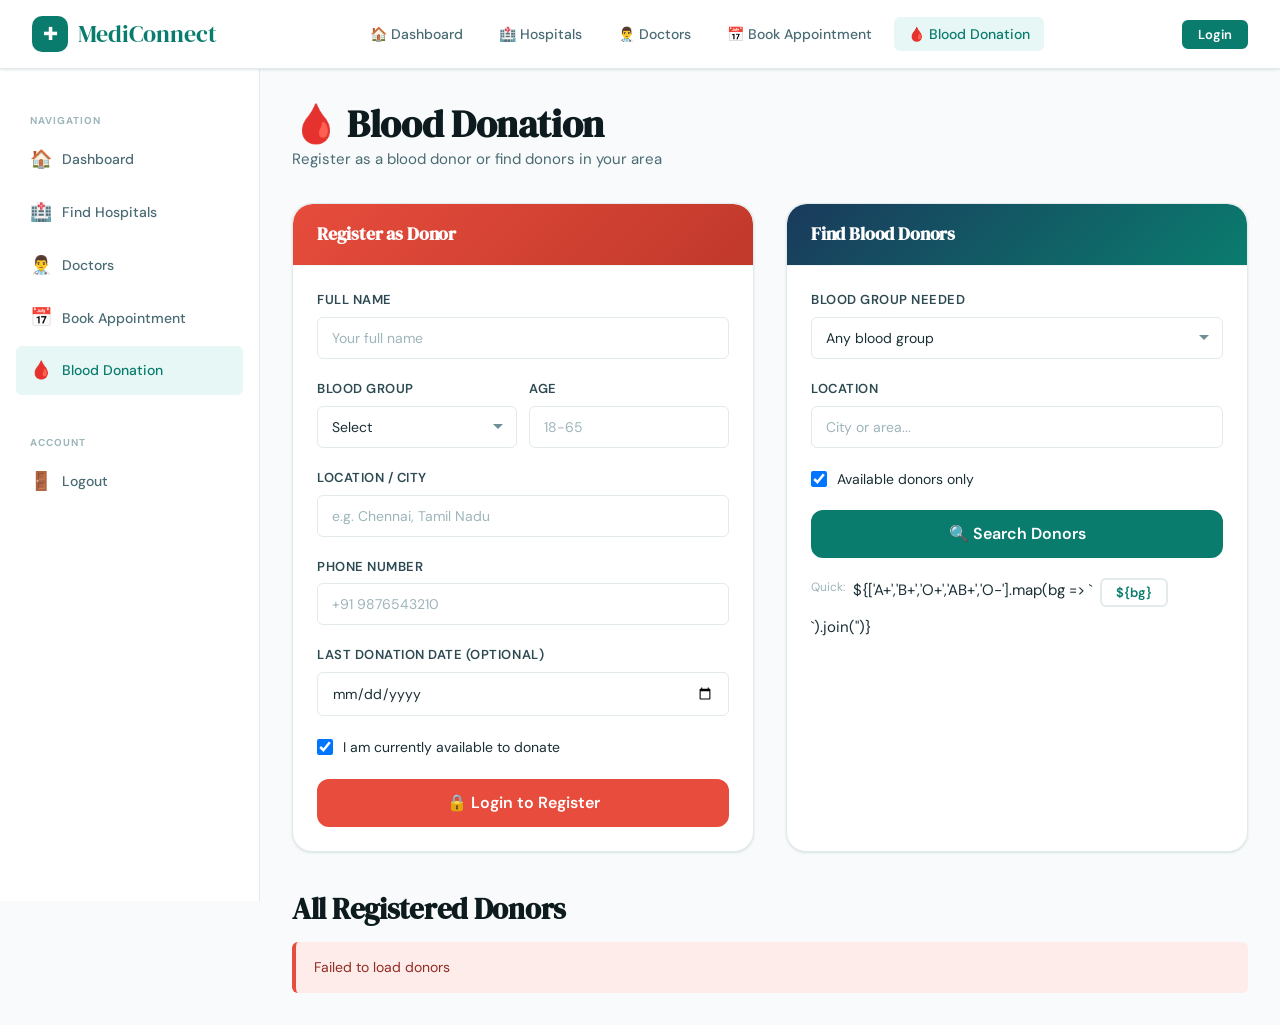
<file: frontend/pages/blood-donation.html>
<!DOCTYPE html>
<html lang="en">
<head>
<meta charset="UTF-8"><meta name="viewport" content="width=device-width, initial-scale=1.0">
<title>Blood Donation — MediConnect</title>
<link rel="stylesheet" href="../css/main.css">
</head>
<body>
<div id="navbar-root"></div>
<div class="dashboard-layout">
  <div id="sidebar-root"></div>
  <main class="main-content page-fade">
    <div style="margin-bottom:32px">
      <h2>🩸 Blood Donation</h2>
      <p>Register as a blood donor or find donors in your area</p>
    </div>

    <div style="display:grid;grid-template-columns:1fr 1fr;gap:32px;margin-bottom:40px" id="top-grid">
      <!-- Register Donor Card -->
      <div class="card">
        <div class="card-header" style="background:linear-gradient(135deg,#e74c3c,#c0392b);color:white;border-radius:20px 20px 0 0">
          <h3 style="color:white;font-size:1.1rem">Register as Donor</h3>
        </div>
        <div class="card-body">
          <div id="donor-error" class="hidden" style="margin-bottom:14px"></div>
          <div class="form-group">
            <label class="form-label">Full Name</label>
            <input type="text" id="donor-name" class="form-control" placeholder="Your full name" required>
          </div>
          <div class="grid-2" style="gap:12px">
            <div class="form-group">
              <label class="form-label">Blood Group</label>
              <select id="donor-blood" class="form-control" required>
                <option value="">Select</option>
                <option>A+</option><option>A-</option><option>B+</option><option>B-</option>
                <option>AB+</option><option>AB-</option><option>O+</option><option>O-</option>
              </select>
            </div>
            <div class="form-group">
              <label class="form-label">Age</label>
              <input type="number" id="donor-age" class="form-control" placeholder="18-65" min="18" max="65">
            </div>
          </div>
          <div class="form-group">
            <label class="form-label">Location / City</label>
            <input type="text" id="donor-location" class="form-control" placeholder="e.g. Chennai, Tamil Nadu" required>
          </div>
          <div class="form-group">
            <label class="form-label">Phone Number</label>
            <input type="tel" id="donor-phone" class="form-control" placeholder="+91 9876543210" required>
          </div>
          <div class="form-group">
            <label class="form-label">Last Donation Date (optional)</label>
            <input type="date" id="donor-last" class="form-control">
          </div>
          <div class="form-group" style="display:flex;align-items:center;gap:10px">
            <input type="checkbox" id="donor-avail" checked style="width:16px;height:16px">
            <label for="donor-avail" style="font-size:14px;cursor:pointer">I am currently available to donate</label>
          </div>
          <button id="register-btn" class="btn btn-danger btn-lg w-full" onclick="registerDonor()">🩸 Register as Donor</button>
        </div>
      </div>

      <!-- Search Donors Card -->
      <div class="card">
        <div class="card-header" style="background:linear-gradient(135deg,var(--secondary),var(--primary));color:white;border-radius:20px 20px 0 0">
          <h3 style="color:white;font-size:1.1rem">Find Blood Donors</h3>
        </div>
        <div class="card-body">
          <div class="form-group">
            <label class="form-label">Blood Group Needed</label>
            <select id="search-blood" class="form-control">
              <option value="">Any blood group</option>
              <option>A+</option><option>A-</option><option>B+</option><option>B-</option>
              <option>AB+</option><option>AB-</option><option>O+</option><option>O-</option>
            </select>
          </div>
          <div class="form-group">
            <label class="form-label">Location</label>
            <input type="text" id="search-location" class="form-control" placeholder="City or area...">
          </div>
          <div class="form-group" style="display:flex;align-items:center;gap:10px">
            <input type="checkbox" id="search-avail" checked style="width:16px;height:16px">
            <label for="search-avail" style="font-size:14px;cursor:pointer">Available donors only</label>
          </div>
          <button class="btn btn-primary btn-lg w-full" onclick="searchDonors()">🔍 Search Donors</button>
          <div style="margin-top:20px">
            <div style="display:flex;flex-wrap:wrap;gap:8px">
              <span style="font-size:12px;color:var(--gray-400)">Quick:</span>
              ${['A+','B+','O+','AB+','O-'].map(bg => `<button class="btn btn-sm btn-secondary" onclick="quickSearch('${bg}')">${bg}</button>`).join('')}
            </div>
          </div>
        </div>
      </div>
    </div>

    <!-- Results -->
    <div id="search-results">
      <h3 style="margin-bottom:16px">All Registered Donors</h3>
      <div id="donors-grid" class="grid-3">
        <div style="grid-column:1/-1;text-align:center"><div class="spinner"></div></div>
      </div>
    </div>
  </main>
</div>

<script src="../js/api.js"></script>
<script>
  const user = Auth.getUser();
  document.getElementById('navbar-root').innerHTML = UI.renderNavbar('🩸 Blood Donation');
  document.getElementById('sidebar-root').innerHTML = UI.renderSidebar('Blood Donation', user?.role || 'patient');

  if (!Auth.isLoggedIn()) {
    document.getElementById('register-btn').textContent = '🔒 Login to Register';
    document.getElementById('register-btn').onclick = () => window.location.href = 'login.html';
  }

  async function registerDonor() {
    if (!Auth.isLoggedIn()) { window.location.href = 'login.html'; return; }
    const btn = document.getElementById('register-btn');
    const name = document.getElementById('donor-name').value.trim();
    const blood_group = document.getElementById('donor-blood').value;
    const age = document.getElementById('donor-age').value;
    const location = document.getElementById('donor-location').value.trim();
    const phone = document.getElementById('donor-phone').value.trim();
    const last_donated = document.getElementById('donor-last').value;
    const availability = document.getElementById('donor-avail').checked;

    UI.hideError('donor-error');
    if (!name || !blood_group || !location || !phone) {
      UI.showError('donor-error', 'Please fill all required fields'); return;
    }
    UI.setLoading(btn, true, ' Registering...');
    try {
      await Api.registerDonor({ name, blood_group, age: age || null, location, phone, last_donated, availability });
      Toast.success('You are now registered as a blood donor! 🩸');
      document.getElementById('donor-name').value = '';
      document.getElementById('donor-blood').value = '';
      document.getElementById('donor-age').value = '';
      document.getElementById('donor-location').value = '';
      document.getElementById('donor-phone').value = '';
      searchDonors();
    } catch (err) {
      UI.showError('donor-error', err.message || 'Registration failed');
    } finally { UI.setLoading(btn, false, '🩸 Register as Donor'); }
  }

  function quickSearch(bg) {
    document.getElementById('search-blood').value = bg;
    searchDonors();
  }

  async function searchDonors() {
    const blood_group = document.getElementById('search-blood').value;
    const location = document.getElementById('search-location').value.trim();
    const availability = document.getElementById('search-avail').checked;
    const grid = document.getElementById('donors-grid');
    grid.innerHTML = '<div style="grid-column:1/-1;text-align:center"><div class="spinner"></div></div>';

    const h3 = document.querySelector('#search-results h3');
    h3.textContent = blood_group || location ? `Donors: ${blood_group || 'Any'} in ${location || 'All locations'}` : 'All Registered Donors';

    try {
      const params = {};
      if (blood_group) params.blood_group = blood_group;
      if (location) params.location = location;
      if (availability) params.availability = 'true';
      const res = await Api.getDonors(params);

      if (!res.donors.length) {
        grid.innerHTML = `<div style="grid-column:1/-1"><div class="empty-state"><div class="icon">🩸</div><h3>No donors found</h3><p>Try a different blood group or location</p></div></div>`;
        return;
      }
      grid.innerHTML = res.donors.map(d => `
        <div class="card" style="padding:20px">
          <div style="display:flex;gap:14px;align-items:flex-start">
            <div class="blood-type-badge">${d.blood_group}</div>
            <div style="flex:1;min-width:0">
              <h4 style="margin-bottom:4px">${d.name}</h4>
              <p class="text-sm text-muted">📍 ${d.location}</p>
              <div style="display:flex;flex-wrap:wrap;gap:6px;margin-top:8px">
                ${d.age ? `<span class="meta-tag">👤 ${d.age} yrs</span>` : ''}
                ${d.last_donated ? `<span class="meta-tag">🗓 Last: ${UI.formatDate(d.last_donated)}</span>` : ''}
                <span class="availability-pill ${d.availability ? 'available' : 'unavailable'}">${d.availability ? 'Available' : 'Unavailable'}</span>
              </div>
              ${d.availability ? `<a href="tel:${d.phone}" class="btn btn-sm btn-outline-primary" style="margin-top:10px">📞 Contact</a>` : ''}
            </div>
          </div>
        </div>`).join('');
    } catch (err) {
      grid.innerHTML = `<div style="grid-column:1/-1"><div class="alert alert-danger">Failed to load donors</div></div>`;
    }
  }

  // Mobile: stack top grid
  if (window.innerWidth < 768) {
    document.getElementById('top-grid').style.gridTemplateColumns = '1fr';
  }

  searchDonors();
</script>
</body>
</html>
</file>
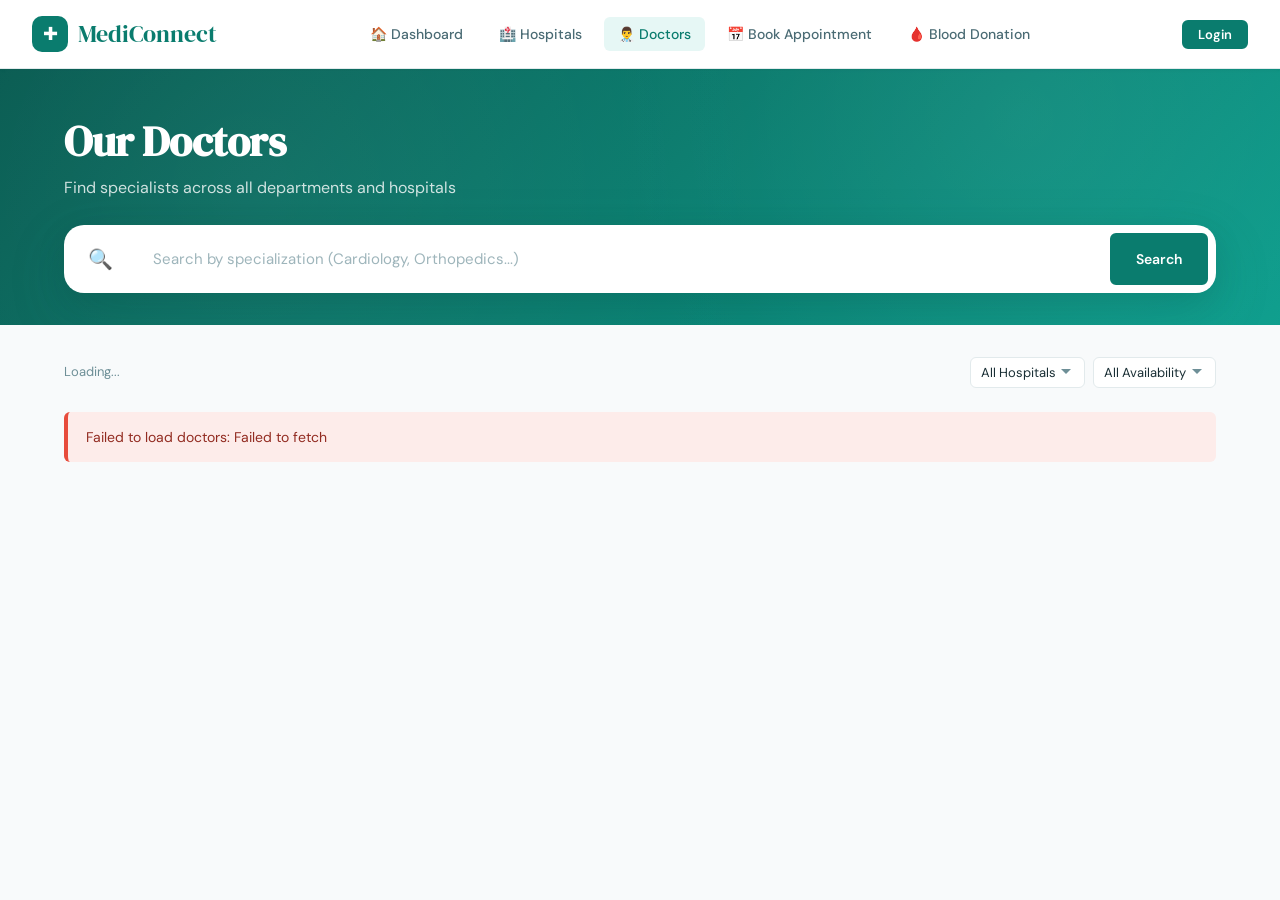
<file: frontend/pages/doctors.html>
<!DOCTYPE html>
<html lang="en">
<head>
<meta charset="UTF-8"><meta name="viewport" content="width=device-width, initial-scale=1.0">
<title>Doctors — MediConnect</title>
<link rel="stylesheet" href="../css/main.css">
</head>
<body>
<div id="navbar-root"></div>

<div class="page-header">
  <div class="container">
    <h1>Our Doctors</h1>
    <p>Find specialists across all departments and hospitals</p>
    <div class="search-bar">
      <span style="padding:10px 16px;color:var(--gray-400);font-size:20px">🔍</span>
      <input type="text" id="search-input" class="form-control" placeholder="Search by specialization (Cardiology, Orthopedics...)">
      <button class="btn btn-primary" onclick="loadDoctors()">Search</button>
    </div>
  </div>
</div>

<div style="padding:32px 0">
  <div class="container">
    <div style="display:flex;align-items:center;justify-content:space-between;margin-bottom:24px;flex-wrap:wrap;gap:12px">
      <div id="results-count" class="text-muted text-sm">Loading...</div>
      <div style="display:flex;gap:8px;flex-wrap:wrap">
        <select id="filter-hospital" class="form-control" style="width:auto;padding:6px 28px 6px 10px;font-size:13px" onchange="loadDoctors()">
          <option value="">All Hospitals</option>
        </select>
        <select id="filter-availability" class="form-control" style="width:auto;padding:6px 28px 6px 10px;font-size:13px" onchange="loadDoctors()">
          <option value="">All Availability</option>
          <option value="true">Available Now</option>
          <option value="false">Unavailable</option>
        </select>
      </div>
    </div>

    <div class="grid-2" id="doctors-grid">
      ${[1,2,3,4].map(() => `<div class="card" style="padding:20px"><div style="display:flex;gap:16px"><div class="skeleton" style="width:64px;height:64px;border-radius:16px;flex-shrink:0"></div><div style="flex:1"><div class="skeleton" style="height:18px;margin-bottom:8px"></div><div class="skeleton" style="height:14px;width:60%;margin-bottom:6px"></div><div class="skeleton" style="height:12px;width:80%"></div></div></div></div>`).join('')}
    </div>

    <div id="pagination" class="pagination" style="margin-top:32px"></div>
  </div>
</div>

<script src="../js/api.js"></script>
<script>
  const user = Auth.getUser();
  document.getElementById('navbar-root').innerHTML = UI.renderNavbar('👨‍⚕️ Doctors');

  const limit = 12;
  let currentPage = 0;

  async function loadHospitalsForFilter() {
    try {
      const res = await Api.getHospitals({ limit: 100 });
      const select = document.getElementById('filter-hospital');
      res.hospitals.forEach(h => {
        const opt = document.createElement('option');
        opt.value = h.id; opt.textContent = h.hospital_name;
        select.appendChild(opt);
      });
    } catch {}
  }

  async function loadDoctors(page = 0) {
    currentPage = page;
    const search = document.getElementById('search-input').value.trim();
    const hospitalId = document.getElementById('filter-hospital').value;
    const availability = document.getElementById('filter-availability').value;
    const grid = document.getElementById('doctors-grid');
    grid.innerHTML = `<div style="grid-column:1/-1;text-align:center"><div class="spinner"></div></div>`;
    try {
      const params = { limit, skip: page * limit };
      if (search) params.specialization = search;
      if (hospitalId) params.hospital_id = hospitalId;
      if (availability) params.availability = availability;

      const res = await Api.getDoctors(params);
      document.getElementById('results-count').textContent = `${res.total} doctor${res.total !== 1 ? 's' : ''} found`;

      if (!res.doctors.length) {
        grid.innerHTML = `<div style="grid-column:1/-1"><div class="empty-state"><div class="icon">👨‍⚕️</div><h3>No doctors found</h3><p>Try adjusting your filters</p></div></div>`;
        return;
      }
      const showBook = user && user.role === 'patient';
      grid.innerHTML = res.doctors.map(d => renderDoctorCard(d, showBook)).join('');

      const pages = Math.ceil(res.total / limit);
      const pag = document.getElementById('pagination');
      pag.innerHTML = pages > 1 ? Array.from({length: pages}, (_, i) =>
        `<button class="page-btn ${i === page ? 'active' : ''}" onclick="loadDoctors(${i})">${i + 1}</button>`
      ).join('') : '';
    } catch (err) {
      grid.innerHTML = `<div style="grid-column:1/-1"><div class="alert alert-danger">Failed to load doctors: ${err.message}</div></div>`;
    }
  }

  document.getElementById('search-input').addEventListener('input', UI.debounce(() => loadDoctors(), 400));
  document.getElementById('search-input').addEventListener('keydown', e => { if (e.key === 'Enter') loadDoctors(); });

  loadHospitalsForFilter();
  loadDoctors();
</script>
</body>
</html>
</file>
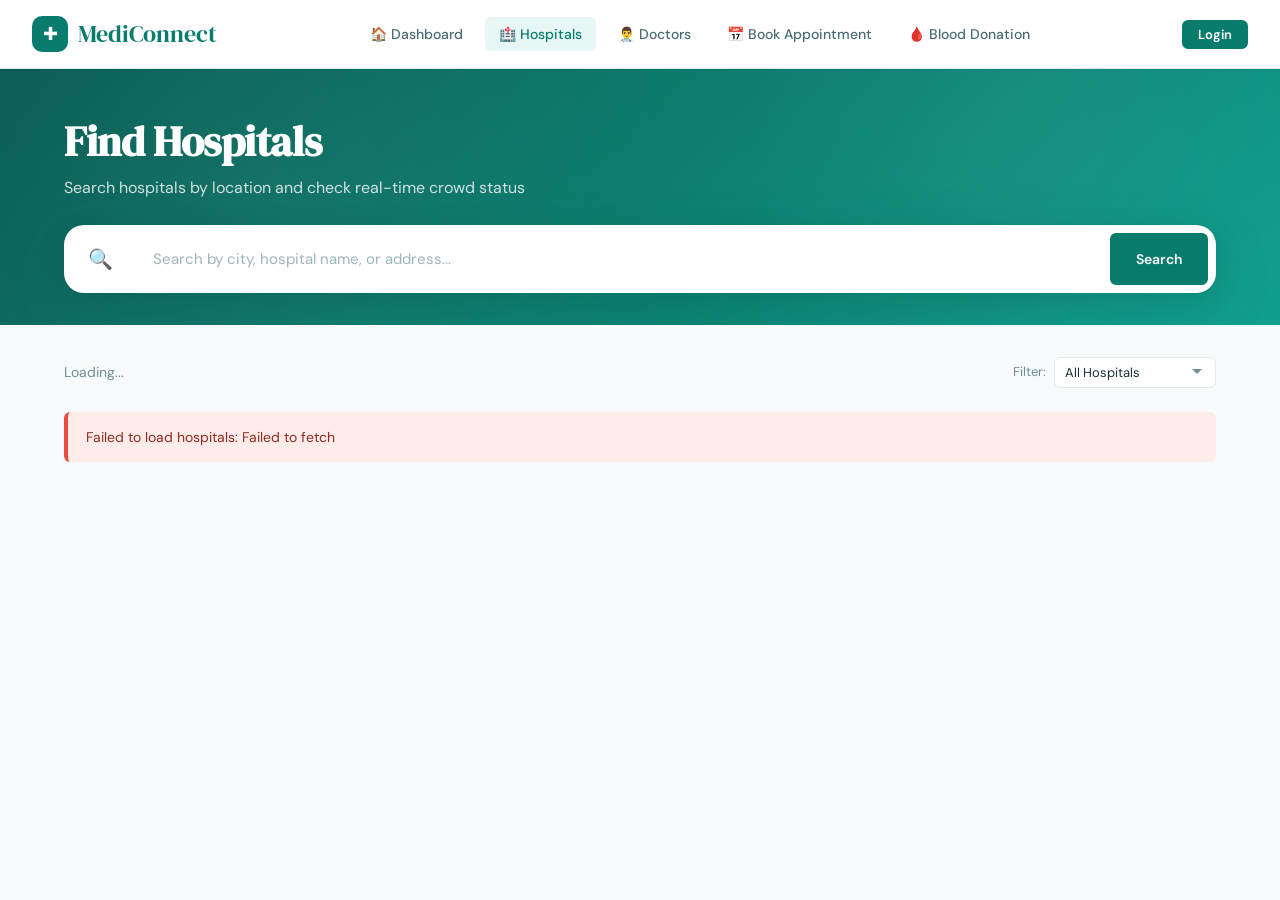
<file: frontend/pages/hospitals.html>
<!DOCTYPE html>
<html lang="en">
<head>
<meta charset="UTF-8"><meta name="viewport" content="width=device-width, initial-scale=1.0">
<title>Hospitals — MediConnect</title>
<link rel="stylesheet" href="../css/main.css">
</head>
<body>
<div id="navbar-root"></div>

<!-- Page Header with Search -->
<div class="page-header">
  <div class="container">
    <h1>Find Hospitals</h1>
    <p>Search hospitals by location and check real-time crowd status</p>
    <div class="search-bar">
      <span style="padding:10px 16px;color:var(--gray-400);font-size:20px">🔍</span>
      <input type="text" id="search-input" class="form-control" placeholder="Search by city, hospital name, or address...">
      <button class="btn btn-primary" onclick="searchHospitals()">Search</button>
    </div>
  </div>
</div>

<!-- Detail Modal -->
<div id="detail-modal" class="modal-overlay hidden">
  <div class="modal" style="max-width:700px">
    <div class="modal-header">
      <h3 id="modal-title">Hospital Details</h3>
      <button class="modal-close" onclick="closeModal()">✕</button>
    </div>
    <div class="modal-body" id="modal-body">
      <div class="spinner"></div>
    </div>
  </div>
</div>

<div style="padding:32px 0">
  <div class="container">
    <!-- Filter Row -->
    <div style="display:flex;align-items:center;justify-content:space-between;margin-bottom:24px;flex-wrap:wrap;gap:12px">
      <div id="results-count" style="color:var(--gray-500);font-size:14px">Loading...</div>
      <div style="display:flex;gap:8px;align-items:center">
        <label style="font-size:13px;color:var(--gray-500)">Filter:</label>
        <select id="filter-emergency" class="form-control" style="width:auto;padding:6px 28px 6px 10px;font-size:13px" onchange="searchHospitals()">
          <option value="">All Hospitals</option>
          <option value="true">Emergency Available</option>
        </select>
      </div>
    </div>

    <!-- Hospital Grid -->
    <div class="grid-3" id="hospitals-grid">
      ${[1,2,3,4,5,6].map(() => `<div class="card"><div style="height:180px" class="skeleton"></div><div class="card-body"><div class="skeleton" style="height:20px;margin-bottom:8px"></div><div class="skeleton" style="height:14px;width:60%"></div></div></div>`).join('')}
    </div>

    <div id="pagination" class="pagination" style="margin-top:32px"></div>
  </div>
</div>

<script src="../js/api.js"></script>
<script>
  const user = Auth.getUser();
  const isAdmin = user?.role === 'admin';
  document.getElementById('navbar-root').innerHTML = UI.renderNavbar('🏥 Hospitals');

  let currentPage = 0;
  const limit = 9;
  let totalHospitals = 0;

  // Check for ?id= to open hospital detail
  const urlParams = new URLSearchParams(window.location.search);
  if (urlParams.get('id')) {
    openHospitalDetail(urlParams.get('id'));
  }

  async function searchHospitals(page = 0) {
    currentPage = page;
    const search = document.getElementById('search-input').value.trim();
    const emergency = document.getElementById('filter-emergency').value;
    const grid = document.getElementById('hospitals-grid');
    grid.innerHTML = `<div style="grid-column:1/-1;text-align:center"><div class="spinner"></div></div>`;
    try {
      const params = { limit, skip: page * limit };
      if (search) params.search = search;
      const res = await Api.getHospitals(params);
      let hospitals = res.hospitals;
      if (emergency === 'true') hospitals = hospitals.filter(h => h.emergency_available);
      totalHospitals = res.total;
      document.getElementById('results-count').textContent = `${res.total} hospital${res.total !== 1 ? 's' : ''} found`;

      if (!hospitals.length) {
        grid.innerHTML = `<div style="grid-column:1/-1"><div class="empty-state"><div class="icon">🏥</div><h3>No hospitals found</h3><p>Try a different search term or location</p></div></div>`;
        return;
      }

      grid.innerHTML = hospitals.map(h => {
        const card = renderHospitalCard(h);
        return card.replace('onclick="window.location.href', `onclick="openHospitalDetail('${h.id}');//`);
      }).join('');

      // Pagination
      const pages = Math.ceil(res.total / limit);
      const pag = document.getElementById('pagination');
      if (pages > 1) {
        pag.innerHTML = Array.from({length: pages}, (_, i) =>
          `<button class="page-btn ${i === page ? 'active' : ''}" onclick="searchHospitals(${i})">${i + 1}</button>`
        ).join('');
      } else pag.innerHTML = '';
    } catch (err) {
      grid.innerHTML = `<div style="grid-column:1/-1"><div class="alert alert-danger">Failed to load hospitals: ${err.message}</div></div>`;
    }
  }

  async function openHospitalDetail(id) {
    document.getElementById('detail-modal').classList.remove('hidden');
    document.getElementById('modal-body').innerHTML = '<div class="spinner"></div>';
    try {
      const res = await Api.getHospital(id);
      const h = res.hospital;
      document.getElementById('modal-title').textContent = h.hospital_name;
      const occupancy = h.crowd_data?.occupancy_percent || 0;
      const barClass = occupancy < 50 ? 'low' : occupancy < 80 ? 'medium' : 'high';
      document.getElementById('modal-body').innerHTML = `
        <div>
          <div style="display:flex;flex-wrap:wrap;gap:10px;margin-bottom:20px">
            <span class="meta-tag">📍 ${h.address}</span>
            <span class="meta-tag">🛏 ${h.total_beds} beds</span>
            ${h.emergency_available ? '<span class="meta-tag red">🚨 Emergency</span>' : ''}
            ${h.phone ? `<span class="meta-tag">📞 ${h.phone}</span>` : ''}
            ${h.rating ? `<span class="meta-tag">⭐ ${h.rating.toFixed(1)}</span>` : ''}
          </div>

          <div class="crowd-monitor" style="margin-bottom:20px">
            <h4>🔴 Live Crowd Monitoring</h4>
            <div style="display:grid;grid-template-columns:repeat(3,1fr);gap:16px;margin-bottom:12px">
              <div class="crowd-stat"><div class="value">${h.crowd_data?.current_waiting || 0}</div><div class="label">Waiting Patients</div></div>
              <div class="crowd-stat"><div class="value">${h.crowd_data?.estimated_wait_minutes || 0}m</div><div class="label">Est. Wait Time</div></div>
              <div class="crowd-stat"><div class="value">${occupancy}%</div><div class="label">Bed Occupancy</div></div>
            </div>
            <div class="crowd-bar"><div class="crowd-bar-fill ${barClass}" style="width:${occupancy}%"></div></div>
            <p style="color:rgba(255,255,255,0.5);font-size:11px;margin-top:6px">Last updated: ${UI.formatDateTime(new Date().toISOString())}</p>
          </div>

          ${h.specialties?.length ? `
            <div style="margin-bottom:20px">
              <h4 style="margin-bottom:10px">Specialties</h4>
              <div style="display:flex;flex-wrap:wrap;gap:8px">${h.specialties.map(s => `<span class="meta-tag">${s}</span>`).join('')}</div>
            </div>` : ''}

          <div>
            <h4 style="margin-bottom:14px">Available Doctors (${h.doctors?.length || 0})</h4>
            ${h.doctors?.length ? h.doctors.map(d => `
              <div style="display:flex;align-items:center;justify-content:space-between;padding:12px;border:1px solid var(--gray-200);border-radius:var(--radius-sm);margin-bottom:8px">
                <div>
                  <strong>Dr. ${d.doctor_name}</strong>
                  <span style="font-size:13px;color:var(--primary);margin-left:8px">${d.specialization}</span>
                  <div style="font-size:12px;color:var(--gray-400);margin-top:2px">📅 ${d.schedule} · 🏅 ${d.experience} yrs</div>
                </div>
                <div style="display:flex;align-items:center;gap:8px">
                  <span class="availability-pill ${d.availability ? 'available' : 'unavailable'}">${d.availability ? 'Available' : 'Unavailable'}</span>
                  ${d.availability ? `<a href="appointment-booking.html?doctor_id=${d.id}&hospital_id=${h.id}" class="btn btn-sm btn-primary">Book</a>` : ''}
                </div>
              </div>`).join('') : '<p class="text-muted">No doctors registered for this hospital yet.</p>'}
          </div>
        </div>`;
    } catch (err) {
      document.getElementById('modal-body').innerHTML = `<div class="alert alert-danger">Failed to load hospital details</div>`;
    }
  }

  function closeModal() {
    document.getElementById('detail-modal').classList.add('hidden');
    // Remove ?id= from URL
    const url = new URL(window.location);
    url.searchParams.delete('id');
    window.history.replaceState({}, '', url);
  }

  // Search on Enter
  document.getElementById('search-input').addEventListener('keydown', (e) => {
    if (e.key === 'Enter') searchHospitals();
  });

  // Debounced search
  document.getElementById('search-input').addEventListener('input', UI.debounce(() => searchHospitals(), 400));

  searchHospitals();
</script>
</body>
</html>
</file>
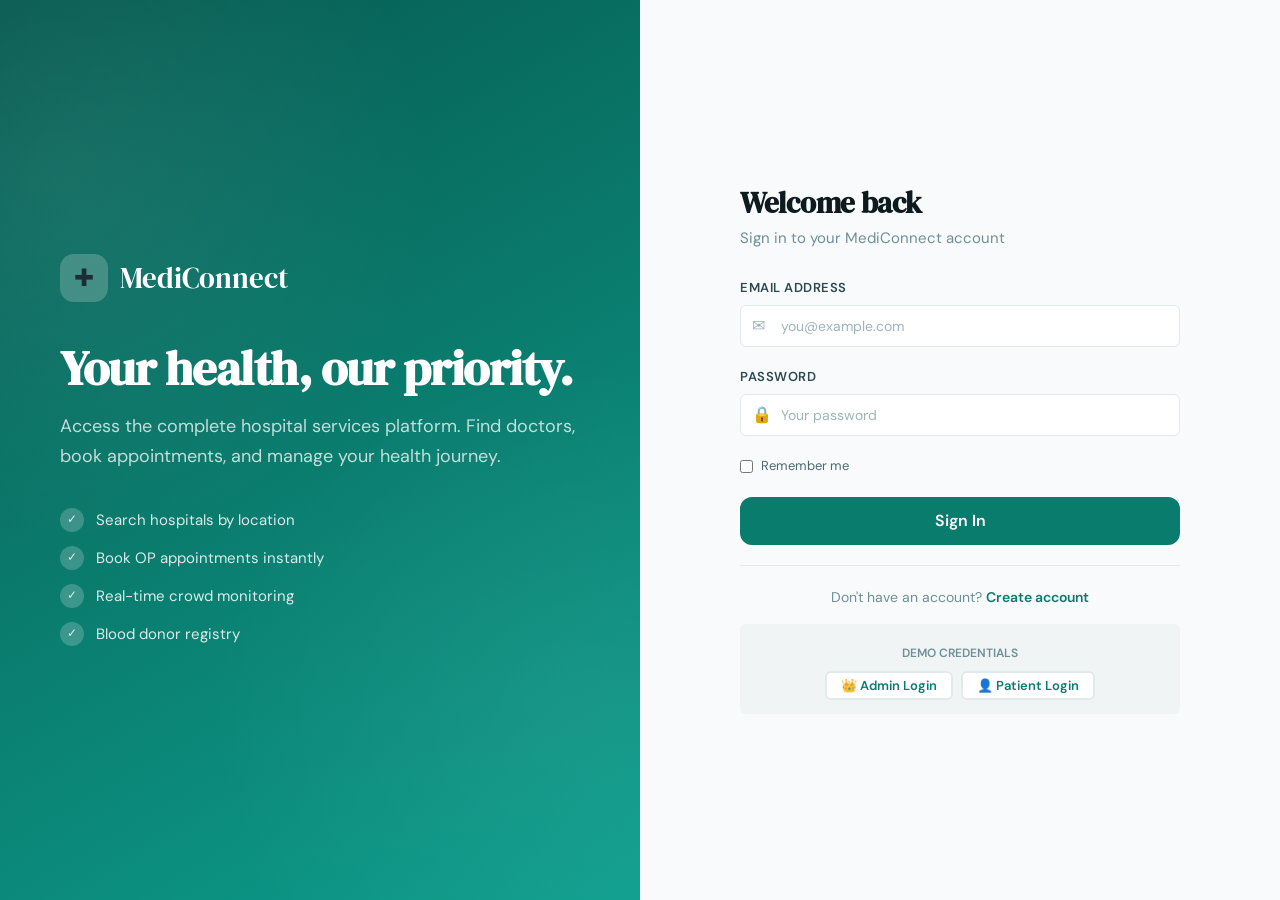
<file: frontend/pages/login.html>
<!DOCTYPE html>
<html lang="en">
<head>
<meta charset="UTF-8"><meta name="viewport" content="width=device-width, initial-scale=1.0">
<title>Login — MediConnect</title>
<link rel="stylesheet" href="../css/main.css">
</head>
<body>
<div class="auth-page">
  <div class="auth-hero">
    <div class="auth-hero-content">
      <div style="display:flex;align-items:center;gap:12px;margin-bottom:40px">
        <div style="width:48px;height:48px;background:rgba(255,255,255,0.2);border-radius:14px;display:flex;align-items:center;justify-content:center;font-size:24px">✚</div>
        <span style="font-family:var(--font-display);font-size:1.8rem;color:white">MediConnect</span>
      </div>
      <h1>Your health, our priority.</h1>
      <p>Access the complete hospital services platform. Find doctors, book appointments, and manage your health journey.</p>
      <ul class="feature-list">
        <li><span class="check">✓</span>Search hospitals by location</li>
        <li><span class="check">✓</span>Book OP appointments instantly</li>
        <li><span class="check">✓</span>Real-time crowd monitoring</li>
        <li><span class="check">✓</span>Blood donor registry</li>
      </ul>
    </div>
  </div>
  <div class="auth-form-side">
    <div class="auth-card">
      <h2>Welcome back</h2>
      <p>Sign in to your MediConnect account</p>
      <div id="error-msg" class="hidden" style="margin-top:16px"></div>
      <form id="login-form" style="margin-top:28px" onsubmit="handleLogin(event)">
        <div class="form-group">
          <label class="form-label">Email address</label>
          <div class="input-group">
            <span class="input-icon">✉</span>
            <input type="email" id="email" class="form-control" placeholder="you@example.com" required autocomplete="email">
          </div>
        </div>
        <div class="form-group">
          <label class="form-label">Password</label>
          <div class="input-group">
            <span class="input-icon">🔒</span>
            <input type="password" id="password" class="form-control" placeholder="Your password" required autocomplete="current-password">
          </div>
        </div>
        <div style="display:flex;align-items:center;justify-content:space-between;margin-bottom:20px">
          <label style="display:flex;align-items:center;gap:8px;font-size:13px;color:var(--gray-600);cursor:pointer">
            <input type="checkbox" id="remember"> Remember me
          </label>
        </div>
        <button type="submit" id="login-btn" class="btn btn-primary btn-lg w-full">Sign In</button>
      </form>
      <hr class="auth-divider">
      <p style="text-align:center;font-size:14px;color:var(--gray-500)">
        Don't have an account? <a href="register.html" style="font-weight:600">Create account</a>
      </p>
      <div style="margin-top:16px;padding:14px;background:var(--gray-100);border-radius:var(--radius-sm)">
        <p style="font-size:12px;color:var(--gray-500);text-align:center;margin-bottom:8px;font-weight:600">DEMO CREDENTIALS</p>
        <div style="display:flex;gap:8px;flex-wrap:wrap;justify-content:center">
          <button class="btn btn-sm btn-secondary" onclick="fillDemo('admin@mediconnect.com','Admin@123')">👑 Admin Login</button>
          <button class="btn btn-sm btn-secondary" onclick="fillDemo('patient@mediconnect.com','Patient@123')">👤 Patient Login</button>
        </div>
      </div>
    </div>
  </div>
</div>
<script src="../js/api.js"></script>
<script>
  // Redirect if already logged in
  if (Auth.isLoggedIn()) {
    window.location.href = Auth.isAdmin() ? 'admin-dashboard.html' : 'patient-dashboard.html';
  }

  function fillDemo(email, password) {
    document.getElementById('email').value = email;
    document.getElementById('password').value = password;
  }

  async function handleLogin(e) {
    e.preventDefault();
    const btn = document.getElementById('login-btn');
    const email = document.getElementById('email').value.trim();
    const password = document.getElementById('password').value;
    UI.hideError('error-msg');
    UI.setLoading(btn, true, ' Signing in...');
    try {
      const res = await Api.login({ email, password });
      Auth.setSession(res.token, res.user);
      Toast.success(`Welcome back, ${res.user.name}!`);
      setTimeout(() => {
        window.location.href = res.user.role === 'admin' ? 'admin-dashboard.html' : 'patient-dashboard.html';
      }, 500);
    } catch (err) {
      UI.showError('error-msg', err.message || 'Login failed. Please try again.');
      UI.setLoading(btn, false, 'Sign In');
    }
  }
</script>
</body>
</html>
</file>
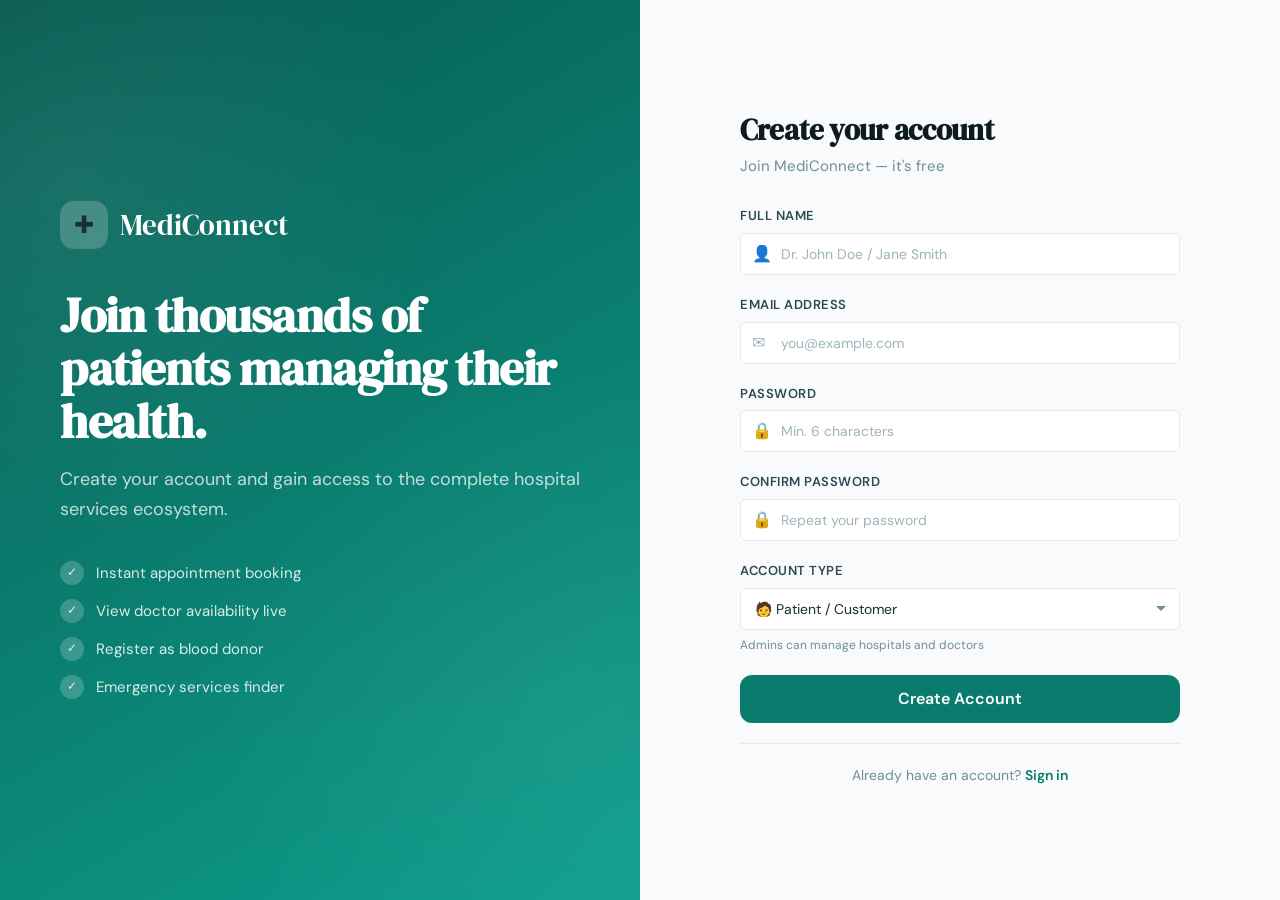
<file: frontend/pages/register.html>
<!DOCTYPE html>
<html lang="en">
<head>
<meta charset="UTF-8"><meta name="viewport" content="width=device-width, initial-scale=1.0">
<title>Register — MediConnect</title>
<link rel="stylesheet" href="../css/main.css">
</head>
<body>
<div class="auth-page">
  <div class="auth-hero">
    <div class="auth-hero-content">
      <div style="display:flex;align-items:center;gap:12px;margin-bottom:40px">
        <div style="width:48px;height:48px;background:rgba(255,255,255,0.2);border-radius:14px;display:flex;align-items:center;justify-content:center;font-size:24px">✚</div>
        <span style="font-family:var(--font-display);font-size:1.8rem;color:white">MediConnect</span>
      </div>
      <h1>Join thousands of patients managing their health.</h1>
      <p>Create your account and gain access to the complete hospital services ecosystem.</p>
      <ul class="feature-list">
        <li><span class="check">✓</span>Instant appointment booking</li>
        <li><span class="check">✓</span>View doctor availability live</li>
        <li><span class="check">✓</span>Register as blood donor</li>
        <li><span class="check">✓</span>Emergency services finder</li>
      </ul>
    </div>
  </div>
  <div class="auth-form-side">
    <div class="auth-card">
      <h2>Create your account</h2>
      <p>Join MediConnect — it's free</p>
      <div id="error-msg" class="hidden" style="margin-top:16px"></div>
      <form id="register-form" style="margin-top:28px" onsubmit="handleRegister(event)">
        <div class="form-group">
          <label class="form-label">Full Name</label>
          <div class="input-group">
            <span class="input-icon">👤</span>
            <input type="text" id="name" class="form-control" placeholder="Dr. John Doe / Jane Smith" required minlength="2">
          </div>
        </div>
        <div class="form-group">
          <label class="form-label">Email Address</label>
          <div class="input-group">
            <span class="input-icon">✉</span>
            <input type="email" id="email" class="form-control" placeholder="you@example.com" required>
          </div>
        </div>
        <div class="form-group">
          <label class="form-label">Password</label>
          <div class="input-group">
            <span class="input-icon">🔒</span>
            <input type="password" id="password" class="form-control" placeholder="Min. 6 characters" required minlength="6">
          </div>
        </div>
        <div class="form-group">
          <label class="form-label">Confirm Password</label>
          <div class="input-group">
            <span class="input-icon">🔒</span>
            <input type="password" id="confirm-password" class="form-control" placeholder="Repeat your password" required>
          </div>
        </div>
        <div class="form-group">
          <label class="form-label">Account Type</label>
          <select id="role" class="form-control">
            <option value="patient">🧑 Patient / Customer</option>
            <option value="admin">👑 Administrator</option>
          </select>
          <p class="form-hint">Admins can manage hospitals and doctors</p>
        </div>
        <button type="submit" id="register-btn" class="btn btn-primary btn-lg w-full">Create Account</button>
      </form>
      <hr class="auth-divider">
      <p style="text-align:center;font-size:14px;color:var(--gray-500)">
        Already have an account? <a href="login.html" style="font-weight:600">Sign in</a>
      </p>
    </div>
  </div>
</div>
<script src="../js/api.js"></script>
<script>
  if (Auth.isLoggedIn()) {
    window.location.href = Auth.isAdmin() ? 'admin-dashboard.html' : 'patient-dashboard.html';
  }

  async function handleRegister(e) {
    e.preventDefault();
    const btn = document.getElementById('register-btn');
    const name = document.getElementById('name').value.trim();
    const email = document.getElementById('email').value.trim();
    const password = document.getElementById('password').value;
    const confirmPassword = document.getElementById('confirm-password').value;
    const role = document.getElementById('role').value;

    UI.hideError('error-msg');
    if (password !== confirmPassword) {
      UI.showError('error-msg', 'Passwords do not match'); return;
    }
    UI.setLoading(btn, true, ' Creating account...');
    try {
      const res = await Api.register({ name, email, password, role });
      Auth.setSession(res.token, res.user);
      Toast.success('Account created successfully!');
      setTimeout(() => {
        window.location.href = res.user.role === 'admin' ? 'admin-dashboard.html' : 'patient-dashboard.html';
      }, 500);
    } catch (err) {
      UI.showError('error-msg', err.message || 'Registration failed. Please try again.');
      UI.setLoading(btn, false, 'Create Account');
    }
  }
</script>
</body>
</html>
</file>
<file: frontend/css/main.css>
/* ============================================================
   MediConnect - Hospital Services Platform
   Main Stylesheet | Medical Professional Aesthetic
   ============================================================ */

@import url('https://fonts.googleapis.com/css2?family=DM+Sans:ital,opsz,wght@0,9..40,300;0,9..40,400;0,9..40,500;0,9..40,600;0,9..40,700;1,9..40,300&family=DM+Serif+Display:ital@0;1&display=swap');

:root {
  --primary: #0a7c6e;
  --primary-light: #0d9e8d;
  --primary-dark: #065a50;
  --primary-xlight: #e6f7f5;
  --secondary: #1a3a5c;
  --accent: #f0a500;
  --accent-light: #ffd166;
  --danger: #e74c3c;
  --danger-light: #fdecea;
  --success: #27ae60;
  --success-light: #e8f8f0;
  --warning: #f39c12;
  --info: #2980b9;
  --white: #ffffff;
  --gray-50: #f8fafb;
  --gray-100: #f0f4f5;
  --gray-200: #e2eaec;
  --gray-300: #c8d6da;
  --gray-400: #9eb5bb;
  --gray-500: #6e8f97;
  --gray-600: #4a6b74;
  --gray-700: #2d4a52;
  --gray-800: #1a2f35;
  --gray-900: #0d1b1f;
  --font-display: 'DM Serif Display', Georgia, serif;
  --font-body: 'DM Sans', -apple-system, sans-serif;
  --radius-sm: 6px;
  --radius-md: 12px;
  --radius-lg: 20px;
  --radius-xl: 32px;
  --shadow-sm: 0 1px 3px rgba(10,124,110,0.08), 0 1px 2px rgba(0,0,0,0.06);
  --shadow-md: 0 4px 16px rgba(10,124,110,0.10), 0 2px 8px rgba(0,0,0,0.06);
  --shadow-lg: 0 8px 32px rgba(10,124,110,0.12), 0 4px 16px rgba(0,0,0,0.08);
  --shadow-xl: 0 20px 60px rgba(10,124,110,0.15), 0 8px 30px rgba(0,0,0,0.10);
  --transition: 0.2s cubic-bezier(0.4, 0, 0.2, 1);
  --transition-slow: 0.4s cubic-bezier(0.4, 0, 0.2, 1);
}

/* ---- Reset & Base ---- */
*, *::before, *::after { box-sizing: border-box; margin: 0; padding: 0; }
html { scroll-behavior: smooth; -webkit-text-size-adjust: 100%; }
body {
  font-family: var(--font-body);
  font-size: 15px;
  line-height: 1.6;
  color: var(--gray-800);
  background: var(--gray-50);
  -webkit-font-smoothing: antialiased;
}
a { color: var(--primary); text-decoration: none; transition: color var(--transition); }
a:hover { color: var(--primary-dark); }
img { max-width: 100%; height: auto; display: block; }
button { cursor: pointer; font-family: var(--font-body); }
input, select, textarea { font-family: var(--font-body); }

/* ---- Typography ---- */
h1, h2, h3, h4, h5, h6 {
  font-family: var(--font-display);
  line-height: 1.2;
  color: var(--gray-900);
  letter-spacing: -0.01em;
}
h1 { font-size: clamp(2rem, 5vw, 3.2rem); }
h2 { font-size: clamp(1.5rem, 3vw, 2.4rem); }
h3 { font-size: clamp(1.2rem, 2.5vw, 1.8rem); }
h4 { font-size: 1.2rem; }
p { color: var(--gray-600); }

/* ---- Layout Utilities ---- */
.container { max-width: 1200px; margin: 0 auto; padding: 0 24px; }
.container-sm { max-width: 800px; margin: 0 auto; padding: 0 24px; }
.container-xs { max-width: 500px; margin: 0 auto; padding: 0 24px; }
.flex { display: flex; }
.flex-col { flex-direction: column; }
.items-center { align-items: center; }
.justify-between { justify-content: space-between; }
.justify-center { justify-content: center; }
.gap-1 { gap: 8px; }
.gap-2 { gap: 16px; }
.gap-3 { gap: 24px; }
.gap-4 { gap: 32px; }
.grid-2 { display: grid; grid-template-columns: repeat(2, 1fr); gap: 24px; }
.grid-3 { display: grid; grid-template-columns: repeat(3, 1fr); gap: 24px; }
.grid-4 { display: grid; grid-template-columns: repeat(4, 1fr); gap: 24px; }
@media (max-width: 768px) {
  .grid-2, .grid-3, .grid-4 { grid-template-columns: 1fr; }
  .md-hidden { display: none; }
}
@media (max-width: 1024px) {
  .grid-4 { grid-template-columns: repeat(2, 1fr); }
  .grid-3 { grid-template-columns: repeat(2, 1fr); }
}
.mt-1 { margin-top: 8px; }
.mt-2 { margin-top: 16px; }
.mt-3 { margin-top: 24px; }
.mt-4 { margin-top: 32px; }
.mb-2 { margin-bottom: 16px; }
.mb-3 { margin-bottom: 24px; }
.text-center { text-align: center; }
.text-sm { font-size: 13px; }
.text-muted { color: var(--gray-500); }
.w-full { width: 100%; }
.hidden { display: none !important; }

/* ---- Navigation ---- */
.navbar {
  background: var(--white);
  border-bottom: 1px solid var(--gray-200);
  position: sticky;
  top: 0;
  z-index: 100;
  box-shadow: var(--shadow-sm);
}
.navbar-inner {
  display: flex;
  align-items: center;
  justify-content: space-between;
  padding: 0 32px;
  height: 68px;
}
.navbar-brand {
  display: flex;
  align-items: center;
  gap: 10px;
  font-family: var(--font-display);
  font-size: 1.5rem;
  color: var(--primary);
  font-weight: 400;
}
.navbar-brand .brand-icon {
  width: 36px;
  height: 36px;
  background: var(--primary);
  border-radius: 10px;
  display: flex;
  align-items: center;
  justify-content: center;
  color: white;
  font-size: 18px;
}
.navbar-nav {
  display: flex;
  align-items: center;
  gap: 8px;
  list-style: none;
}
.navbar-nav a {
  padding: 8px 14px;
  border-radius: var(--radius-sm);
  font-size: 14px;
  font-weight: 500;
  color: var(--gray-600);
  transition: all var(--transition);
}
.navbar-nav a:hover, .navbar-nav a.active {
  background: var(--primary-xlight);
  color: var(--primary);
}
.navbar-actions { display: flex; align-items: center; gap: 12px; }
.user-badge {
  display: flex;
  align-items: center;
  gap: 8px;
  padding: 6px 14px;
  background: var(--primary-xlight);
  border-radius: 30px;
  font-size: 13px;
  font-weight: 500;
  color: var(--primary-dark);
}
.user-badge .avatar {
  width: 28px;
  height: 28px;
  background: var(--primary);
  border-radius: 50%;
  display: flex;
  align-items: center;
  justify-content: center;
  color: white;
  font-size: 12px;
  font-weight: 600;
}

/* ---- Buttons ---- */
.btn {
  display: inline-flex;
  align-items: center;
  justify-content: center;
  gap: 8px;
  padding: 10px 22px;
  border-radius: var(--radius-sm);
  font-size: 14px;
  font-weight: 600;
  border: 2px solid transparent;
  transition: all var(--transition);
  white-space: nowrap;
  line-height: 1;
}
.btn:disabled { opacity: 0.6; cursor: not-allowed; }
.btn-primary {
  background: var(--primary);
  color: white;
  border-color: var(--primary);
}
.btn-primary:hover:not(:disabled) {
  background: var(--primary-dark);
  border-color: var(--primary-dark);
  transform: translateY(-1px);
  box-shadow: 0 4px 16px rgba(10,124,110,0.3);
}
.btn-secondary {
  background: var(--white);
  color: var(--primary);
  border-color: var(--gray-200);
}
.btn-secondary:hover:not(:disabled) {
  border-color: var(--primary);
  background: var(--primary-xlight);
}
.btn-danger {
  background: var(--danger);
  color: white;
  border-color: var(--danger);
}
.btn-danger:hover:not(:disabled) { background: #c0392b; border-color: #c0392b; }
.btn-sm { padding: 6px 14px; font-size: 13px; }
.btn-lg { padding: 14px 32px; font-size: 16px; border-radius: var(--radius-md); }
.btn-icon { padding: 8px; border-radius: var(--radius-sm); }
.btn-ghost {
  background: transparent;
  color: var(--gray-600);
  border-color: transparent;
}
.btn-ghost:hover { background: var(--gray-100); color: var(--gray-800); }
.btn-success { background: var(--success); color: white; border-color: var(--success); }
.btn-accent { background: var(--accent); color: var(--gray-900); border-color: var(--accent); }
.btn-outline-primary {
  background: transparent;
  color: var(--primary);
  border-color: var(--primary);
}
.btn-outline-primary:hover { background: var(--primary); color: white; }

/* ---- Forms ---- */
.form-group { margin-bottom: 20px; }
.form-label {
  display: block;
  font-size: 13px;
  font-weight: 600;
  color: var(--gray-700);
  margin-bottom: 6px;
  text-transform: uppercase;
  letter-spacing: 0.04em;
}
.form-control {
  width: 100%;
  padding: 11px 14px;
  border: 1.5px solid var(--gray-200);
  border-radius: var(--radius-sm);
  font-size: 14px;
  color: var(--gray-800);
  background: var(--white);
  transition: all var(--transition);
  appearance: none;
}
.form-control:focus {
  outline: none;
  border-color: var(--primary);
  box-shadow: 0 0 0 3px rgba(10,124,110,0.12);
}
.form-control::placeholder { color: var(--gray-400); }
.form-control.is-invalid {
  border-color: var(--danger);
  box-shadow: 0 0 0 3px rgba(231,76,60,0.10);
}
select.form-control { background-image: url("data:image/svg+xml,%3Csvg xmlns='http://www.w3.org/2000/svg' width='12' height='12' viewBox='0 0 12 12'%3E%3Cpath fill='%236e8f97' d='M6 8L1 3h10z'/%3E%3C/svg%3E"); background-repeat: no-repeat; background-position: right 12px center; padding-right: 36px; }
textarea.form-control { resize: vertical; min-height: 100px; }
.form-hint { font-size: 12px; color: var(--gray-400); margin-top: 4px; }
.form-error { font-size: 12px; color: var(--danger); margin-top: 4px; }
.input-group { position: relative; }
.input-group .input-icon {
  position: absolute;
  left: 12px;
  top: 50%;
  transform: translateY(-50%);
  color: var(--gray-400);
  pointer-events: none;
  font-size: 16px;
}
.input-group .form-control { padding-left: 40px; }
.input-group-append { position: absolute; right: 0; top: 0; height: 100%; }
.input-group-append .btn { height: 100%; border-radius: 0 var(--radius-sm) var(--radius-sm) 0; }

/* ---- Cards ---- */
.card {
  background: var(--white);
  border-radius: var(--radius-lg);
  box-shadow: var(--shadow-sm);
  border: 1px solid var(--gray-200);
  overflow: hidden;
  transition: all var(--transition-slow);
}
.card:hover { box-shadow: var(--shadow-lg); transform: translateY(-2px); }
.card-header {
  padding: 20px 24px;
  border-bottom: 1px solid var(--gray-100);
  display: flex;
  align-items: center;
  justify-content: space-between;
}
.card-body { padding: 24px; }
.card-footer {
  padding: 16px 24px;
  border-top: 1px solid var(--gray-100);
  background: var(--gray-50);
}
.card-flat { box-shadow: none; border: 1.5px solid var(--gray-200); }
.card-flat:hover { box-shadow: var(--shadow-md); }

/* Hospital / Doctor Cards */
.hospital-card { cursor: pointer; }
.hospital-card .card-img-top {
  height: 180px;
  background: linear-gradient(135deg, var(--primary) 0%, var(--secondary) 100%);
  display: flex;
  align-items: center;
  justify-content: center;
  font-size: 56px;
  color: rgba(255,255,255,0.9);
  position: relative;
  overflow: hidden;
}
.hospital-card .card-img-top::before {
  content: '';
  position: absolute;
  inset: 0;
  background: repeating-linear-gradient(45deg, transparent, transparent 20px, rgba(255,255,255,0.03) 20px, rgba(255,255,255,0.03) 40px);
}
.hospital-card .emergency-badge {
  position: absolute;
  top: 12px;
  right: 12px;
  background: var(--danger);
  color: white;
  font-size: 11px;
  font-weight: 700;
  padding: 4px 10px;
  border-radius: 20px;
  letter-spacing: 0.05em;
}
.hospital-meta { display: flex; flex-wrap: wrap; gap: 8px; margin: 12px 0; }
.meta-tag {
  display: inline-flex;
  align-items: center;
  gap: 4px;
  font-size: 12px;
  color: var(--gray-500);
  background: var(--gray-100);
  padding: 3px 10px;
  border-radius: 20px;
}
.meta-tag.green { background: var(--success-light); color: var(--success); }
.meta-tag.red { background: var(--danger-light); color: var(--danger); }
.rating-stars { color: var(--accent); font-size: 13px; }

/* Doctor Card */
.doctor-card .doctor-avatar {
  width: 64px;
  height: 64px;
  background: linear-gradient(135deg, var(--primary-light), var(--secondary));
  border-radius: 16px;
  display: flex;
  align-items: center;
  justify-content: center;
  font-size: 28px;
  color: white;
  flex-shrink: 0;
}
.doctor-card .doctor-info { flex: 1; min-width: 0; }
.availability-pill {
  display: inline-flex;
  align-items: center;
  gap: 5px;
  font-size: 11px;
  font-weight: 600;
  padding: 3px 10px;
  border-radius: 20px;
  text-transform: uppercase;
  letter-spacing: 0.04em;
}
.availability-pill.available { background: var(--success-light); color: var(--success); }
.availability-pill.unavailable { background: var(--danger-light); color: var(--danger); }
.availability-pill::before { content: '●'; font-size: 8px; }

/* ---- Crowd Monitor Widget ---- */
.crowd-monitor {
  background: linear-gradient(135deg, var(--secondary) 0%, var(--primary-dark) 100%);
  border-radius: var(--radius-md);
  padding: 20px;
  color: white;
}
.crowd-monitor h4 { color: white; font-family: var(--font-body); font-size: 12px; font-weight: 700; text-transform: uppercase; letter-spacing: 0.1em; opacity: 0.7; margin-bottom: 16px; }
.crowd-stat { text-align: center; }
.crowd-stat .value { font-family: var(--font-display); font-size: 2.4rem; color: white; line-height: 1; }
.crowd-stat .label { font-size: 11px; opacity: 0.6; margin-top: 4px; text-transform: uppercase; letter-spacing: 0.08em; }
.crowd-bar { height: 6px; background: rgba(255,255,255,0.2); border-radius: 3px; margin-top: 12px; overflow: hidden; }
.crowd-bar-fill { height: 100%; border-radius: 3px; transition: width 1s ease; }
.crowd-bar-fill.low { background: #2ecc71; }
.crowd-bar-fill.medium { background: #f39c12; }
.crowd-bar-fill.high { background: #e74c3c; }

/* ---- Stats/Dashboard Cards ---- */
.stat-card {
  background: var(--white);
  border-radius: var(--radius-md);
  padding: 24px;
  border: 1px solid var(--gray-200);
  display: flex;
  align-items: flex-start;
  gap: 16px;
  transition: all var(--transition);
}
.stat-card:hover { box-shadow: var(--shadow-md); transform: translateY(-2px); }
.stat-icon {
  width: 52px;
  height: 52px;
  border-radius: 14px;
  display: flex;
  align-items: center;
  justify-content: center;
  font-size: 24px;
  flex-shrink: 0;
}
.stat-icon.teal { background: var(--primary-xlight); color: var(--primary); }
.stat-icon.blue { background: #eef4ff; color: var(--info); }
.stat-icon.orange { background: #fff8e6; color: var(--accent); }
.stat-icon.red { background: var(--danger-light); color: var(--danger); }
.stat-icon.green { background: var(--success-light); color: var(--success); }
.stat-value { font-family: var(--font-display); font-size: 2rem; color: var(--gray-900); line-height: 1; }
.stat-label { font-size: 13px; color: var(--gray-500); margin-top: 4px; }

/* ---- Alerts & Toasts ---- */
.alert {
  padding: 14px 18px;
  border-radius: var(--radius-sm);
  font-size: 14px;
  display: flex;
  align-items: center;
  gap: 10px;
  border-left: 4px solid;
}
.alert-success { background: var(--success-light); color: #1a6b3c; border-color: var(--success); }
.alert-danger { background: var(--danger-light); color: #922b21; border-color: var(--danger); }
.alert-info { background: #eef4ff; color: #1a5276; border-color: var(--info); }
.alert-warning { background: #fffbea; color: #7d5a00; border-color: var(--warning); }

#toast-container {
  position: fixed;
  bottom: 24px;
  right: 24px;
  z-index: 9999;
  display: flex;
  flex-direction: column;
  gap: 12px;
}
.toast {
  background: var(--gray-900);
  color: white;
  padding: 14px 20px;
  border-radius: var(--radius-md);
  font-size: 14px;
  display: flex;
  align-items: center;
  gap: 10px;
  box-shadow: var(--shadow-xl);
  animation: slideUp 0.3s ease;
  min-width: 300px;
  max-width: 400px;
  border-left: 4px solid var(--primary);
}
.toast.toast-success { border-color: var(--success); }
.toast.toast-error { border-color: var(--danger); }
.toast.toast-warning { border-color: var(--warning); }
@keyframes slideUp { from { opacity: 0; transform: translateY(20px); } to { opacity: 1; transform: translateY(0); } }
@keyframes fadeOut { to { opacity: 0; transform: translateX(20px); } }

/* ---- Tables ---- */
.table-container { overflow-x: auto; }
table { width: 100%; border-collapse: collapse; font-size: 14px; }
thead th {
  background: var(--gray-50);
  padding: 12px 16px;
  text-align: left;
  font-size: 11px;
  font-weight: 700;
  text-transform: uppercase;
  letter-spacing: 0.06em;
  color: var(--gray-500);
  border-bottom: 1.5px solid var(--gray-200);
}
tbody td { padding: 14px 16px; border-bottom: 1px solid var(--gray-100); color: var(--gray-700); }
tbody tr:hover { background: var(--gray-50); }
tbody tr:last-child td { border-bottom: none; }
.status-badge {
  display: inline-flex;
  align-items: center;
  gap: 4px;
  padding: 3px 10px;
  border-radius: 20px;
  font-size: 11px;
  font-weight: 700;
  text-transform: uppercase;
  letter-spacing: 0.06em;
}
.status-pending { background: #fff8e6; color: var(--warning); }
.status-confirmed { background: #eef4ff; color: var(--info); }
.status-completed { background: var(--success-light); color: var(--success); }
.status-cancelled { background: var(--danger-light); color: var(--danger); }

/* ---- Page Sections ---- */
.page-header {
  padding: 48px 0 32px;
  background: linear-gradient(135deg, var(--primary-dark) 0%, var(--primary) 50%, var(--primary-light) 100%);
  color: white;
  position: relative;
  overflow: hidden;
}
.page-header::before {
  content: '';
  position: absolute;
  inset: 0;
  background-image: radial-gradient(circle at 20% 50%, rgba(255,255,255,0.05) 0%, transparent 50%),
                    radial-gradient(circle at 80% 20%, rgba(255,255,255,0.05) 0%, transparent 40%);
}
.page-header .container { position: relative; z-index: 1; }
.page-header h1 { color: white; font-size: clamp(1.8rem, 4vw, 2.6rem); }
.page-header p { color: rgba(255,255,255,0.8); font-size: 16px; margin-top: 8px; }

/* ---- Search Bar ---- */
.search-bar {
  background: white;
  border-radius: var(--radius-lg);
  padding: 8px;
  display: flex;
  gap: 8px;
  box-shadow: var(--shadow-xl);
  margin-top: 24px;
}
.search-bar .form-control {
  border: none;
  box-shadow: none;
  font-size: 15px;
  padding: 10px 16px;
}
.search-bar .form-control:focus { box-shadow: none; }
.search-bar .btn { flex-shrink: 0; padding: 10px 24px; }

/* ---- Pagination ---- */
.pagination { display: flex; gap: 6px; justify-content: center; margin-top: 24px; }
.page-btn {
  width: 36px;
  height: 36px;
  border-radius: var(--radius-sm);
  border: 1.5px solid var(--gray-200);
  background: white;
  font-size: 13px;
  font-weight: 600;
  color: var(--gray-600);
  display: flex;
  align-items: center;
  justify-content: center;
  cursor: pointer;
  transition: all var(--transition);
}
.page-btn:hover, .page-btn.active {
  background: var(--primary);
  color: white;
  border-color: var(--primary);
}

/* ---- Modal ---- */
.modal-overlay {
  position: fixed;
  inset: 0;
  background: rgba(13,27,31,0.6);
  backdrop-filter: blur(4px);
  z-index: 1000;
  display: flex;
  align-items: center;
  justify-content: center;
  padding: 20px;
  animation: fadeIn 0.2s ease;
}
@keyframes fadeIn { from { opacity: 0; } to { opacity: 1; } }
.modal {
  background: white;
  border-radius: var(--radius-xl);
  width: 100%;
  max-width: 560px;
  max-height: 90vh;
  overflow-y: auto;
  box-shadow: var(--shadow-xl);
  animation: scaleIn 0.3s cubic-bezier(0.34, 1.56, 0.64, 1);
}
@keyframes scaleIn { from { opacity: 0; transform: scale(0.9); } to { opacity: 1; transform: scale(1); } }
.modal-header {
  padding: 24px 28px 0;
  display: flex;
  align-items: center;
  justify-content: space-between;
}
.modal-body { padding: 20px 28px 28px; }
.modal-close {
  width: 32px;
  height: 32px;
  border-radius: 50%;
  border: none;
  background: var(--gray-100);
  color: var(--gray-500);
  font-size: 18px;
  display: flex;
  align-items: center;
  justify-content: center;
  cursor: pointer;
  transition: all var(--transition);
}
.modal-close:hover { background: var(--gray-200); color: var(--gray-800); }

/* ---- Sidebar Layout ---- */
.dashboard-layout { display: grid; grid-template-columns: 260px 1fr; min-height: calc(100vh - 68px); }
.sidebar {
  background: var(--white);
  border-right: 1px solid var(--gray-200);
  padding: 28px 16px;
  position: sticky;
  top: 68px;
  height: calc(100vh - 68px);
  overflow-y: auto;
}
.sidebar-menu { list-style: none; display: flex; flex-direction: column; gap: 4px; }
.sidebar-menu a {
  display: flex;
  align-items: center;
  gap: 10px;
  padding: 10px 14px;
  border-radius: var(--radius-sm);
  font-size: 14px;
  font-weight: 500;
  color: var(--gray-600);
  transition: all var(--transition);
}
.sidebar-menu a:hover, .sidebar-menu a.active {
  background: var(--primary-xlight);
  color: var(--primary);
}
.sidebar-menu a .icon { font-size: 18px; }
.sidebar-section-title {
  font-size: 10px;
  font-weight: 700;
  text-transform: uppercase;
  letter-spacing: 0.1em;
  color: var(--gray-400);
  padding: 16px 14px 6px;
}
.main-content { padding: 32px; overflow-x: hidden; }
@media (max-width: 768px) {
  .dashboard-layout { grid-template-columns: 1fr; }
  .sidebar { display: none; }
  .main-content { padding: 20px; }
}

/* ---- Blood Donor Cards ---- */
.blood-type-badge {
  width: 52px;
  height: 52px;
  border-radius: 12px;
  background: linear-gradient(135deg, var(--danger) 0%, #c0392b 100%);
  display: flex;
  align-items: center;
  justify-content: center;
  font-family: var(--font-display);
  font-size: 1rem;
  color: white;
  font-weight: 700;
  flex-shrink: 0;
  box-shadow: 0 4px 12px rgba(231,76,60,0.3);
}

/* ---- Auth Pages ---- */
.auth-page {
  min-height: 100vh;
  display: grid;
  grid-template-columns: 1fr 1fr;
  background: var(--gray-50);
}
.auth-hero {
  background: linear-gradient(150deg, var(--primary-dark) 0%, var(--primary) 50%, var(--primary-light) 100%);
  padding: 60px;
  display: flex;
  flex-direction: column;
  justify-content: center;
  position: relative;
  overflow: hidden;
}
.auth-hero::before {
  content: '';
  position: absolute;
  inset: 0;
  background-image:
    radial-gradient(circle at 10% 20%, rgba(255,255,255,0.07) 0%, transparent 40%),
    radial-gradient(circle at 90% 80%, rgba(255,255,255,0.05) 0%, transparent 40%);
}
.auth-hero-content { position: relative; z-index: 1; }
.auth-hero h1 { color: white; font-size: 3rem; line-height: 1.1; }
.auth-hero p { color: rgba(255,255,255,0.75); font-size: 18px; margin-top: 16px; line-height: 1.7; }
.auth-hero .feature-list { list-style: none; margin-top: 36px; display: flex; flex-direction: column; gap: 14px; }
.auth-hero .feature-list li {
  display: flex;
  align-items: center;
  gap: 12px;
  color: rgba(255,255,255,0.85);
  font-size: 15px;
}
.auth-hero .feature-list li .check {
  width: 24px;
  height: 24px;
  border-radius: 50%;
  background: rgba(255,255,255,0.2);
  display: flex;
  align-items: center;
  justify-content: center;
  font-size: 12px;
  flex-shrink: 0;
}
.auth-form-side {
  display: flex;
  align-items: center;
  justify-content: center;
  padding: 60px 40px;
}
.auth-card {
  width: 100%;
  max-width: 440px;
}
.auth-card h2 { font-size: 1.8rem; color: var(--gray-900); }
.auth-card p { color: var(--gray-500); margin-top: 6px; }
.auth-divider { border: none; border-top: 1px solid var(--gray-200); margin: 20px 0; }
@media (max-width: 768px) {
  .auth-page { grid-template-columns: 1fr; }
  .auth-hero { display: none; }
  .auth-form-side { padding: 40px 24px; }
}

/* ---- Scrollbar ---- */
::-webkit-scrollbar { width: 6px; }
::-webkit-scrollbar-track { background: transparent; }
::-webkit-scrollbar-thumb { background: var(--gray-300); border-radius: 3px; }
::-webkit-scrollbar-thumb:hover { background: var(--gray-400); }

/* ---- Loading Spinner ---- */
.spinner {
  width: 32px;
  height: 32px;
  border: 3px solid var(--gray-200);
  border-top-color: var(--primary);
  border-radius: 50%;
  animation: spin 0.7s linear infinite;
  margin: 40px auto;
}
@keyframes spin { to { transform: rotate(360deg); } }
.btn .spinner { width: 16px; height: 16px; border-width: 2px; margin: 0; }

/* ---- Skeleton Loading ---- */
.skeleton { background: linear-gradient(90deg, var(--gray-100) 25%, var(--gray-200) 50%, var(--gray-100) 75%); background-size: 200% 100%; animation: shimmer 1.5s infinite; border-radius: var(--radius-sm); }
@keyframes shimmer { 0% { background-position: 200% 0; } 100% { background-position: -200% 0; } }

/* ---- Empty State ---- */
.empty-state {
  text-align: center;
  padding: 60px 20px;
  color: var(--gray-400);
}
.empty-state .icon { font-size: 64px; margin-bottom: 16px; opacity: 0.5; }
.empty-state h3 { font-family: var(--font-display); color: var(--gray-600); margin-bottom: 8px; }

/* ---- Page transitions ---- */
.page-fade { animation: pageFade 0.4s ease; }
@keyframes pageFade { from { opacity: 0; transform: translateY(8px); } to { opacity: 1; transform: translateY(0); } }
</file>
